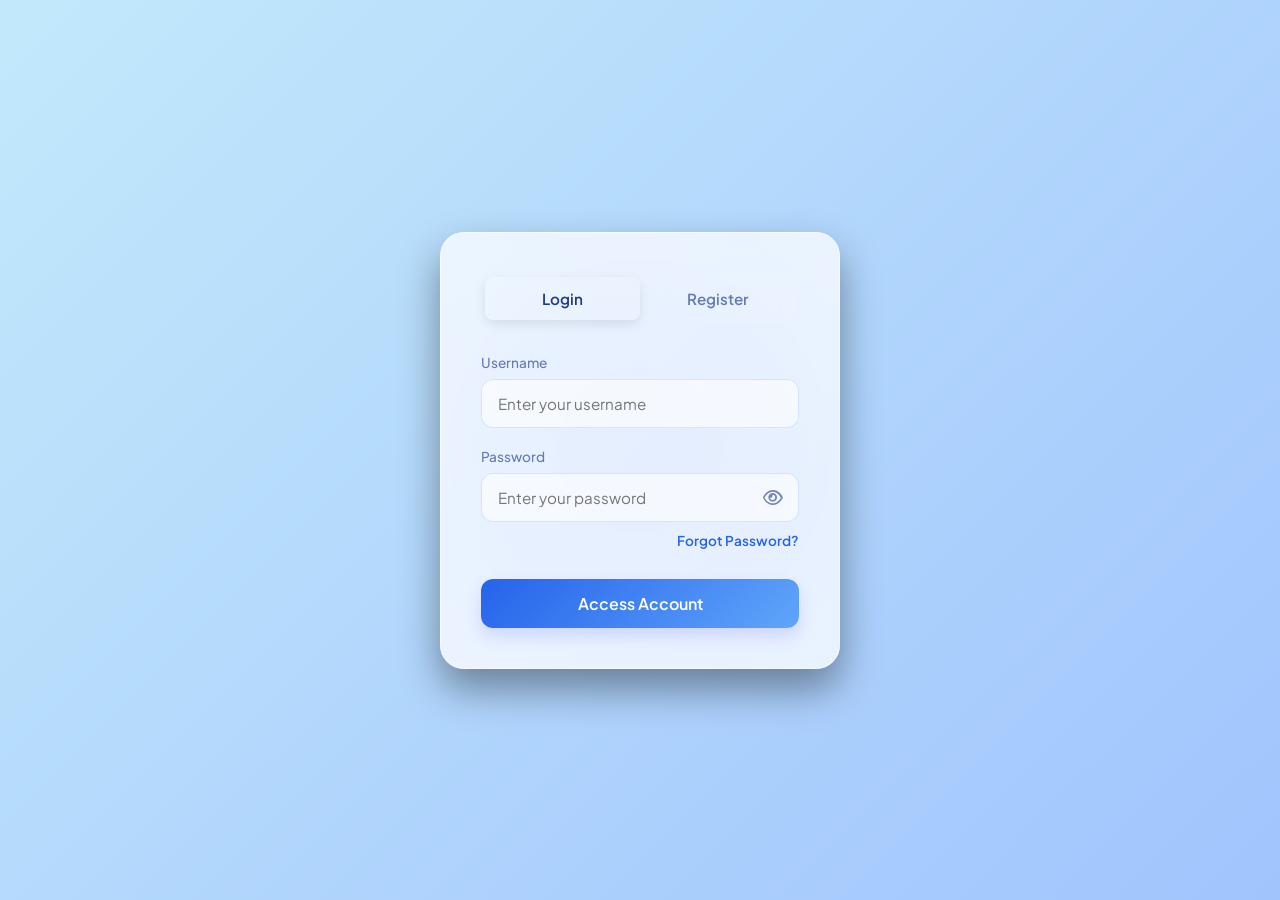
<file: templates/index.html>
<!DOCTYPE html>
<html lang="en">

<head>
    <meta charset="UTF-8">
    <meta name="viewport" content="width=device-width, initial-scale=1.0">
    <title>Secure Access Gateway</title>
    <meta name="description" content="Secure login and registration system.">

    <link rel="stylesheet" href="../static/css/style.css">

    <script src="../static/js/auth.js" defer></script>


    <link rel="stylesheet" href="https://cdnjs.cloudflare.com/ajax/libs/font-awesome/6.4.0/css/all.min.css">


</head>

<body>
    <div class="container">
        <div class="card">

            <div class="tabs">
                <button type="button" class="tab-btn active" id="login-tab" onclick="switchTab('login')">Login</button>
                <button type="button" class="tab-btn" id="register-tab"
                    onclick="switchTab('register')">Register</button>
            </div>

            <div id="message-box" class="message-box"></div>

            <div class="form-container">
                <!-- Login Form -->
                <form id="login-form" onsubmit="handleAuth(event, '/login')">
                    <div class="form-group">
                        <label for="login-username">Username</label>
                        <div class="input-wrapper">
                            <input type="text" id="login-username" name="username" required
                                placeholder="Enter your username">
                        </div>
                    </div>
                    <div class="form-group">
                        <label for="login-password">Password</label>
                        <div class="input-wrapper">
                            <input type="password" id="login-password" name="password" required
                                placeholder="Enter your password">

                            <span class="password-toggle" onclick="togglePasswordVisibility('login-password', this)"><i
                                    class="fa-regular fa-eye"></i>
                            </span>
                        </div>

                        <div class="forgot-link-container"
                            style="text-align: right; margin-top: 10px; margin-bottom: 0px; font-size: 0.85rem;">
                            <a href="#" onclick="showForgotPasswordForm(event)"
                                style="color: #2563eb; text-decoration: none; font-weight: 600;">Forgot Password?</a>
                        </div>

                    </div>
                    <button type="submit" class="submit-btn">Access Account</button>
                </form>



                <!-- Forgot Password Form -->
                <form id="forgot-password-form" class="hidden" onsubmit="handleForgotPassword(event)">
                    <div class="info-message" style="margin-bottom: 15px; color: #4b5563; font-size: 0.9rem;">
                        Enter your username. We will send a secure link to your registered email address.
                    </div>
                    <div class="form-group">
                        <label for="forgot-username">Username</label>
                        <div class="input-wrapper">
                            <input type="text" id="forgot-username" name="username" required
                                placeholder="Enter your username">
                        </div>
                    </div>
                    <button type="submit" class="submit-btn">Send Reset Link</button>

                    <div class="back-to-login-container"
                        style="text-align: center; margin-top: 15px; font-size: 0.85rem; color: #4b5563;">
                        Remembered password? <a href="#" onclick="switchTab('login')"
                            style="color: #2563eb; text-decoration: none; font-weight: 600;">Back to Login</a>
                    </div>
                </form>


                <!-- Registration Form -->
                <form id="register-form" class="hidden" onsubmit="handleAuth(event, '/register')">
                    <div class="form-group">
                        <label for="register-username">Username</label>
                        <div class="input-wrapper">
                            <input type="text" id="register-username" name="username" required
                                placeholder="Choose a username">
                        </div>
                    </div>
                    <div class="form-group">
                        <label for="register-email">Email Address</label>
                        <div class="input-wrapper">
                            <input type="email" id="register-email" name="email" required
                                placeholder="Enter your email">
                        </div>
                    </div>
                    <div class="form-group">
                        <label for="register-password">Password</label>
                        <div class="input-wrapper">
                            <input type="password" id="register-password" name="password" required
                                placeholder="Min. 8 chars, 1 uppercase, 1 special">

                            <span class="password-toggle"
                                onclick="togglePasswordVisibility('register-password', this)"><i
                                    class="fa-regular fa-eye"></i>
                            </span>
                        </div>
                    </div>
                    <div class="form-group">
                        <label for="register-confirm">Confirm Password</label>
                        <div class="input-wrapper">
                            <input type="password" id="register-confirm" name="confirm_password" required
                                placeholder="Repeat your password">

                            <span class="password-toggle"
                                onclick="togglePasswordVisibility('register-confirm', this)"><i
                                    class="fa-regular fa-eye"></i>
                            </span>
                        </div>
                    </div>
                    <button type="submit" class="submit-btn">Create Account</button>
                </form>

                <!-- OTP Verification Form -->
                <form id="verify-form" class="hidden" onsubmit="handleVerifyOTP(event)">
                    <div class="info-message" style="margin-bottom: 15px; color: #4b5563; font-size: 0.9rem;">
                        Please enter the 6-digit verification code sent to your email.
                    </div>
                    <input type="hidden" id="verify-username" name="username">

                    <div class="form-group">
                        <label for="otp-code">OTP Code</label>
                        <div class="input-wrapper">
                            <input type="text" id="otp-code" name="otp" required maxlength="6" pattern="\d{6}"
                                placeholder="Enter 6-digit OTP">
                        </div>
                    </div>
                    <button type="submit" class="submit-btn">Verify Account</button>

                    <div class="resend-text"
                        style="text-align: center; margin-top: 15px; font-size: 0.85rem; color: #4b5563;">
                        Didn't receive the code? <a href="#" onclick="handleResendOTP(event)"
                            style="color: #2563eb; text-decoration: none; font-weight: 600;">Resend OTP</a>
                    </div>
                </form>

            </div>
        </div>
    </div>
</body>

</html>
</file>
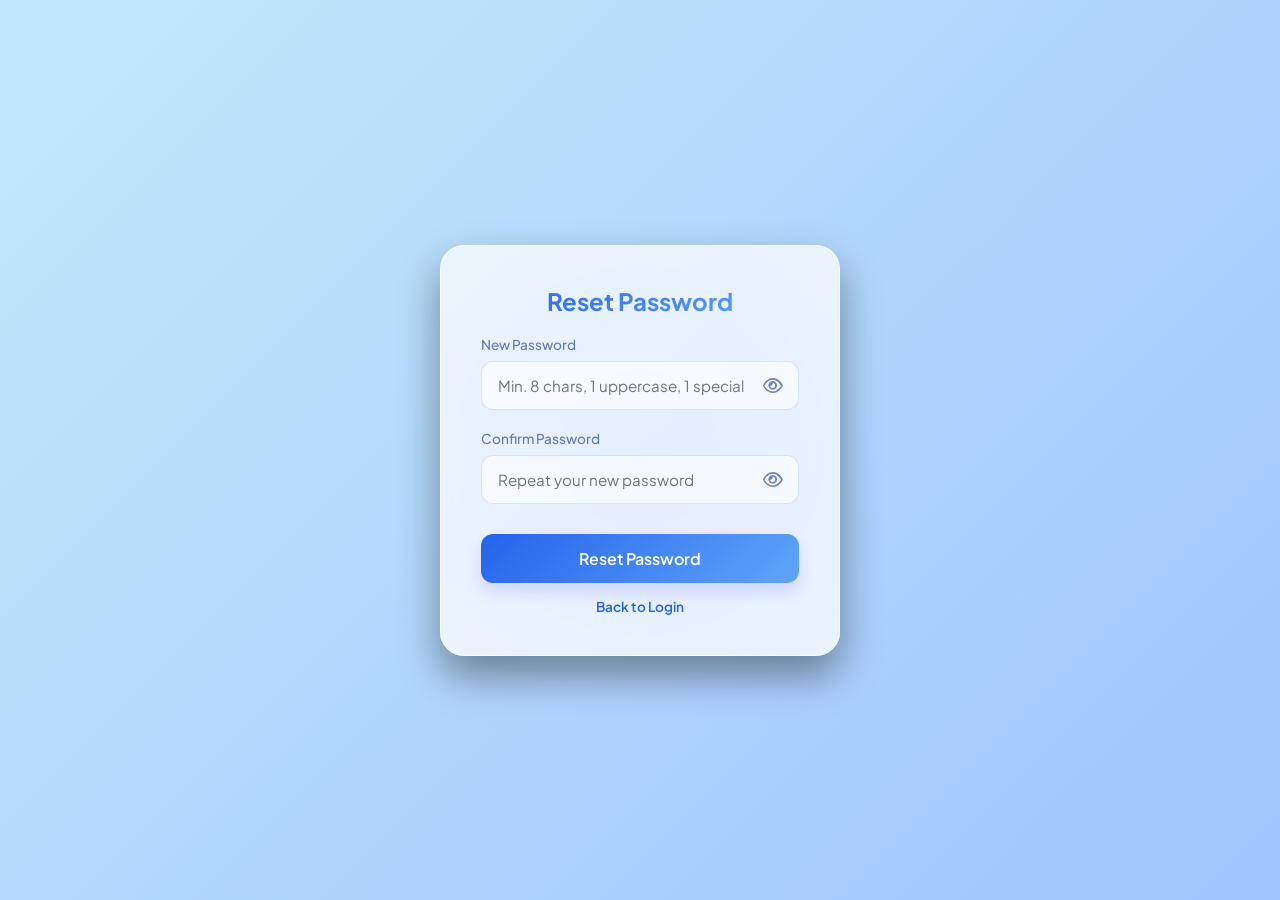
<file: templates/reset_password.html>
<!DOCTYPE html>
<html lang="en">

<head>
    <meta charset="UTF-8">
    <meta name="viewport" content="width=device-width, initial-scale=1.0">
    <title>Reset Password</title>
    <meta name="description" content="Reset your password securely.">
    <link rel="stylesheet" href="../static/css/style.css">
    <script src="../static/js/auth.js" defer></script>
    <link rel="stylesheet" href="https://cdnjs.cloudflare.com/ajax/libs/font-awesome/6.4.0/css/all.min.css">
</head>

<body>
    <div class="container">
        <div class="card">
            <h2 class="welcome-title"
                style="text-align: center; margin-bottom: 20px; font-size: 1.5rem; background: linear-gradient(135deg, var(--primary-color), var(--accent-color)); -webkit-background-clip: text; -webkit-text-fill-color: transparent;">
                Reset Password</h2>

            <div id="message-box" class="message-box"></div>

            <div class="form-container">
                <form id="reset-form" onsubmit="handleResetPassword(event)">
                    <!-- Hidden token field -->
                    <input type="hidden" name="token" value="{{ token }}">

                    <div class="form-group">
                        <label for="new-password">New Password</label>
                        <div class="input-wrapper">
                            <input type="password" id="new-password" name="password" required
                                placeholder="Min. 8 chars, 1 uppercase, 1 special">
                            <span class="password-toggle" onclick="togglePasswordVisibility('new-password', this)"><i
                                    class="fa-regular fa-eye"></i></span>
                        </div>
                    </div>

                    <div class="form-group">
                        <label for="confirm-password">Confirm Password</label>
                        <div class="input-wrapper">
                            <input type="password" id="confirm-password" name="confirm_password" required
                                placeholder="Repeat your new password">
                            <span class="password-toggle"
                                onclick="togglePasswordVisibility('confirm-password', this)"><i
                                    class="fa-regular fa-eye"></i></span>
                        </div>
                    </div>

                    <button type="submit" class="submit-btn">Reset Password</button>

                    <div class="back-to-login-container"
                        style="text-align: center; margin-top: 15px; font-size: 0.85rem; color: #4b5563;">
                        <a href="/" style="color: #2563eb; text-decoration: none; font-weight: 600;">Back to Login</a>
                    </div>
                </form>
            </div>
        </div>
    </div>
</body>

</html>
</file>
<file: static/css/style.css>
@import url('https://fonts.googleapis.com/css2?family=Plus+Jakarta+Sans:wght@300;400;500;600;700&display=swap');

:root {
    --bg-gradient: linear-gradient(135deg, #c2e9fb 0%, #a1c4fd 100%);
    --card-bg: rgba(255, 255, 255, 0.75);
    --card-border: rgba(255, 255, 255, 0.5);
    --text-primary: #1e3a8a;
    --text-secondary: rgba(30, 58, 138, 0.65);
    --primary-color: #2563eb;
    --primary-hover: #1d4ed8;
    --accent-color: #60a5fa;
    --error-color: #dc2626;
    --success-color: #16a34a;
}



* {
    margin: 0;
    padding: 0;
    box-sizing: border-box;
    font-family: 'Plus Jakarta Sans', sans-serif;
}

body {
    min-height: 100vh;
    background: var(--bg-gradient);
    display: flex;
    justify-content: center;
    align-items: center;
    overflow-x: hidden;
    color: var(--text-primary);
}

.container {
    width: 100%;
    max-width: 440px;
    padding: 20px;
}

.card {
    background: var(--card-bg);
    border: 1px solid var(--card-border);
    backdrop-filter: blur(24px);
    -webkit-backdrop-filter: blur(24px);
    border-radius: 24px;
    padding: 40px;
    box-shadow: 0 20px 40px rgba(0, 0, 0, 0.4);
    position: relative;
    overflow: hidden;
}

.card::before {
    content: '';
    position: absolute;
    top: -50%;
    left: -50%;
    width: 200%;
    height: 200%;
    background: radial-gradient(circle, rgba(99, 102, 241, 0.05) 0%, transparent 60%);
    pointer-events: none;
    z-index: 0;
}

.tabs {
    display: flex;
    position: relative;
    background: rgba(255, 255, 255, 0.05);
    border-radius: 12px;
    margin-bottom: 30px;
    padding: 4px;
    z-index: 1;
}

.tab-btn {
    flex: 1;
    background: transparent;
    border: none;
    color: var(--text-secondary);
    padding: 12px;
    font-size: 0.95rem;
    font-weight: 600;
    cursor: pointer;
    transition: all 0.3s cubic-bezier(0.4, 0, 0.2, 1);
    border-radius: 8px;
    z-index: 2;
}

.tab-btn.active {
    color: var(--text-primary);
    background: rgba(255, 255, 255, 0.08);
    box-shadow: 0 4px 12px rgba(0, 0, 0, 0.1);
}

.form-container {
    position: relative;
    z-index: 1;
}

.form-group {
    margin-bottom: 20px;
    position: relative;
}

.form-group label {
    display: block;
    font-size: 0.85rem;
    font-weight: 500;
    margin-bottom: 8px;
    color: var(--text-secondary);
    transition: color 0.3s ease;
}

.input-wrapper {
    position: relative;
}

.input-wrapper input {
    width: 100%;
    padding: 14px 16px;
    background: rgba(255, 255, 255, 0.6);
    border: 1px solid rgba(37, 99, 235, 0.15);
    /* Light blue border */
    border-radius: 12px;
    color: var(--text-primary);
    font-size: 0.95rem;
    outline: none;
    transition: all 0.3s cubic-bezier(0.4, 0, 0.2, 1);
}

.input-wrapper input:focus {
    border-color: var(--primary-color);
    background: rgba(255, 255, 255, 0.9);
    box-shadow: 0 0 0 4px rgba(37, 99, 235, 0.1);

}




/* .input-wrapper input:focus {
    border-color: var(--primary-color);
    background: rgba(255, 255, 255, 0.07);
    box-shadow: 0 0 0 4px rgba(99, 102, 241, 0.15);
} */

.form-group input:focus+label {
    color: var(--primary-color);
}

.submit-btn {
    width: 100%;
    padding: 14px;
    background: linear-gradient(135deg, var(--primary-color), var(--accent-color));
    border: none;
    border-radius: 12px;
    color: white;
    font-size: 1rem;
    font-weight: 600;
    cursor: pointer;
    transition: all 0.3s cubic-bezier(0.4, 0, 0.2, 1);
    margin-top: 10px;
    box-shadow: 0 8px 16px rgba(99, 102, 241, 0.2);
}

.submit-btn:hover {
    transform: translateY(-2px);
    box-shadow: 0 12px 20px rgba(99, 102, 241, 0.3);
}

.submit-btn:active {
    transform: translateY(0);
}

.message-box {
    margin-bottom: 20px;
    padding: 12px 16px;
    border-radius: 12px;
    font-size: 0.9rem;
    display: none;
    animation: fadeIn 0.3s ease;
}

.message-box.error {
    background: rgba(239, 68, 68, 0.1);
    border: 1px solid rgba(239, 68, 68, 0.2);
    color: var(--error-color);
    display: block;
}

.message-box.success {
    background: rgba(16, 185, 129, 0.1);
    border: 1px solid rgba(16, 185, 129, 0.2);
    color: var(--success-color);
    display: block;
}

.hidden {
    display: none !important;
}

@keyframes fadeIn {
    from {
        opacity: 0;
        transform: translateY(-10px);
    }

    to {
        opacity: 1;
        transform: translateY(0);
    }
}

.dashboard-content {
    text-align: center;
    position: relative;
    z-index: 1;
}

.avatar-glow {
    width: 80px;
    height: 80px;
    background: linear-gradient(135deg, var(--primary-color), var(--accent-color));
    border-radius: 50%;
    display: flex;
    justify-content: center;
    align-items: center;
    margin: 0 auto 24px auto;
    font-size: 2rem;
    font-weight: 700;
    color: white;
    box-shadow: 0 0 20px rgba(99, 102, 241, 0.4);
    animation: pulse 2s infinite alternate;
}

.welcome-title {
    font-size: 1.8rem;
    font-weight: 700;
    margin-bottom: 8px;
    background: linear-gradient(135deg, #ffffff, #F3E3D0);
    -webkit-background-clip: text;
    background-clip: text;
    -webkit-text-fill-color: transparent;
}



.user-status {
    color: var(--text-secondary);
    font-size: 0.95rem;
    margin-bottom: 30px;
    display: inline-flex;
    align-items: center;
    gap: 8px;
}

.status-dot {
    width: 8px;
    height: 8px;
    background-color: var(--success-color);
    border-radius: 50%;
    box-shadow: 0 0 8px var(--success-color);
}

.logout-btn {
    display: inline-block;
    text-decoration: none;
    width: 100%;
    padding: 14px;
    background: rgba(255, 255, 255, 0.05);
    border: 1px solid rgba(255, 255, 255, 0.1);
    border-radius: 12px;
    color: var(--text-primary);
    font-size: 1rem;
    font-weight: 600;
    text-align: center;
    cursor: pointer;
    transition: all 0.3s cubic-bezier(0.4, 0, 0.2, 1);
}

.logout-btn:hover {
    background: rgba(239, 68, 68, 0.1);
    border-color: rgba(239, 68, 68, 0.3);
    color: var(--error-color);
    transform: translateY(-2px);
}

@keyframes pulse {
    0% {
        transform: scale(1);
        box-shadow: 0 0 20px rgba(99, 102, 241, 0.4);
    }

    100% {
        transform: scale(1.05);
        box-shadow: 0 0 30px rgba(168, 85, 247, 0.6);
    }
}

.stats-panel {
    background: rgba(255, 255, 255, 0.45);
    border: 1px solid rgba(37, 99, 235, 0.08);
    border-radius: 16px;
    padding: 16px;
    margin: 20px 0;
    display: flex;
    flex-direction: column;
    gap: 12px;
    text-align: left;
}

.stat-item {
    display: flex;
    justify-content: space-between;
    align-items: center;
    font-size: 0.92rem;
}

.stat-label {
    color: var(--text-secondary);
    font-weight: 500;
}

.stat-value {
    color: var(--text-primary);
    font-weight: 600;
}

.active-users-panel {
    background: rgba(255, 255, 255, 0.45);
    border: 1px solid rgba(37, 99, 235, 0.08);
    border-radius: 16px;
    padding: 16px;
    margin-bottom: 24px;
    text-align: left;
}

.active-users-title {
    font-size: 0.9rem;
    font-weight: 700;
    color: var(--text-primary);
    margin-bottom: 12px;
    text-transform: uppercase;
    letter-spacing: 0.5px;
}

.active-users-list {
    display: flex;
    flex-direction: column;
    gap: 10px;
    max-height: 82px;
    overflow-y: auto;
    padding-right: 4px;
    scrollbar-width: thin;
    scrollbar-color: rgba(37, 99, 235, 0.5) rgba(37, 99, 235, 0.05);
}

.badge-count {
    background: var(--primary-color);
    color: white;
    border-radius: 12px;
    padding: 2px 8px;
    font-size: 0.75rem;
    font-weight: 700;
    margin-left: 6px;
    display: inline-block;
    vertical-align: middle;
}

.active-users-list::-webkit-scrollbar {
    width: 6px;
}

.active-users-list::-webkit-scrollbar-track {
    background: rgba(37, 99, 235, 0.05);
    border-radius: 4px;
}

.active-users-list::-webkit-scrollbar-thumb {
    background: rgba(37, 99, 235, 0.5);
    border-radius: 4px;
    transition: background 0.3s ease;
}

.active-users-list::-webkit-scrollbar-thumb:hover {
    background: rgba(37, 99, 235, 0.8);
}


.active-users-list::-webkit-scrollbar-thumb:hover {
    background: rgba(37, 99, 235, 0.8);
}


.active-user-item {
    display: flex;
    align-items: center;
    gap: 8px;
    font-size: 0.9rem;
}

.active-dot {
    width: 8px;
    height: 8px;
    background-color: var(--success-color);
    border-radius: 50%;
    box-shadow: 0 0 6px var(--success-color);
}

.active-username {
    color: var(--text-primary);
    font-weight: 500;
}




.dashboard-grid {
    display: grid;
    grid-template-columns: 280px 1fr;
    gap: 24px;
    width: 100%;
    max-width: 1200px;
    margin: 20px auto;
    padding: 0 20px;
    align-items: start;
}


.main-card {
    background: var(--card-bg);
    border: 1px solid var(--card-border);
    backdrop-filter: blur(24px);
    -webkit-backdrop-filter: blur(24px);
    border-radius: 24px;
    padding: 32px;
    box-shadow: 0 20px 40px rgba(0, 0, 0, 0.2);
    display: flex;
    flex-direction: column;
    gap: 24px;
    min-height: 500px;
}


@media (max-width: 768px) {
    .dashboard-grid {
        grid-template-columns: 1fr;
        gap: 16px;
    }
}


.dashboard-tabs {
    display: flex;
    gap: 12px;
    border-bottom: 1px solid rgba(37, 99, 235, 0.1);
    padding-bottom: 12px;
    margin-bottom: 8px;
}


.tab-link {
    background: transparent;
    border: none;
    color: var(--text-secondary);
    font-size: 1rem;
    font-weight: 600;
    padding: 10px 20px;
    cursor: pointer;
    transition: all 0.3s ease;
    border-radius: 12px;
}


.tab-link.active {
    color: var(--text-primary);
    background: rgba(37, 99, 235, 0.08);
    box-shadow: 0 4px 12px rgba(37, 99, 235, 0.05);
}


.tab-link:hover:not(.active) {
    background: rgba(37, 99, 235, 0.04);
    color: var(--text-primary);
}


.tab-content {
    display: none;
}

.tab-content.active {
    display: block;
}

/* .interview-state {
    display: flex;
    flex-direction: column;
    gap: 20px;
} */

.form-select {
    width: 100%;
    padding: 14px 16px;
    background: rgba(255, 255, 255, 0.6);
    border: 1px solid rgba(37, 99, 235, 0.15);
    border-radius: 12px;
    color: var(--text-primary);
    font-size: 0.95rem;
    outline: none;
    transition: all 0.3s cubic-bezier(0.4, 0, 0.2, 1);
    cursor: pointer;
    font-family: inherit;
}

.form-select:focus {
    border-color: var(--primary-color);
    background: rgba(255, 255, 255, 0.9);
    box-shadow: 0 0 0 4px rgba(37, 99, 235, 0.1);
}


.form-textarea {
    width: 100%;
    padding: 16px;
    background: rgba(255, 255, 255, 0.6);
    border: 1px solid rgba(37, 99, 235, 0.15);
    border-radius: 12px;
    color: var(--text-primary);
    font-size: 0.95rem;
    outline: none;
    transition: all 0.3s cubic-bezier(0.4, 0, 0.2, 1);
    resize: vertical;
    font-family: inherit;
}

.form-textarea:focus {
    border-color: var(--primary-color);
    background: rgba(255, 255, 255, 0.9);
    box-shadow: 0 0 0 4px rgba(37, 99, 235, 0.1);
}


.question-box {
    background: rgba(37, 99, 235, 0.05);
    border-left: 4px solid var(--primary-color);
    padding: 20px;
    border-radius: 0 12px 12px 0;
    margin-bottom: 20px;
    animation: fadeIn 0.3s ease;
}

#current-question-text {
    font-size: 1.1rem;
    font-weight: 500;
    color: var(--text-primary);
    line-height: 1.6;
}

.badge {
    background: rgba(37, 99, 235, 0.1);
    color: var(--primary-color);
    padding: 6px 14px;
    border-radius: 20px;
    font-size: 0.85rem;
    font-weight: 600;
    display: inline-block;
}

.result-summary-card {
    display: flex;
    align-items: center;
    justify-content: space-around;
    background: rgba(255, 255, 255, 0.45);
    padding: 24px;
    border-radius: 16px;
    border: 1px solid rgba(37, 99, 235, 0.08);
    margin-bottom: 24px;
    gap: 16px;
    flex-wrap: wrap;
}

.score-container,
.status-container {
    display: flex;
    flex-direction: column;
    align-items: center;
    gap: 8px;
}

.score-label,
.status-label {
    font-size: 0.85rem;
    color: var(--text-secondary);
    font-weight: 600;
    text-transform: uppercase;
    letter-spacing: 0.5px;
}


.score-circle-glow {
    width: 90px;
    height: 90px;
    border-radius: 50%;
    border: 4px solid var(--primary-color);
    display: flex;
    justify-content: center;
    align-items: center;
    background: rgba(255, 255, 255, 0.8);
    box-shadow: 0 0 15px rgba(37, 99, 235, 0.15);
    font-weight: 700;
}


.score-circle-glow.small {
    width: 70px;
    height: 70px;
    border-width: 3px;
}

#result-score-value,
#modal-score-value {
    font-size: 1.8rem;
    font-weight: 700;
    color: var(--primary-color);
}

.score-circle-glow.small #modal-score-value {
    font-size: 1.4rem;
}

.score-total {
    font-size: 0.8rem;
    color: var(--text-secondary);
    font-weight: 500;
    margin-left: 1px;
}


.badge-status {
    padding: 8px 16px;
    border-radius: 20px;
    font-size: 0.9rem;
    font-weight: 700;
    text-align: center;
    display: inline-block;
    border: 1px solid transparent;
}

.badge-selected {
    background: rgba(22, 163, 74, 0.1);
    color: var(--success-color);
    border-color: rgba(22, 163, 74, 0.2);
}

.badge-next-round {
    background: rgba(37, 99, 235, 0.1);
    color: var(--primary-color);
    border-color: rgba(37, 99, 235, 0.2);
}


.badge-practice {
    background: rgba(220, 38, 38, 0.1);
    color: var(--error-color);
    border-color: rgba(220, 38, 38, 0.2);
}


.feedback-box {
    background: rgba(255, 255, 255, 0.45);
    border: 1px solid rgba(37, 99, 235, 0.08);
    border-radius: 16px;
    padding: 24px;
    margin-bottom: 24px;
}

.feedback-title {
    font-size: 1.1rem;
    font-weight: 700;
    color: var(--text-primary);
    margin-bottom: 12px;
}

.feedback-content {
    font-size: 0.95rem;
    line-height: 1.6;
    color: var(--text-primary);
}


.history-list {
    display: flex;
    flex-direction: column;
    gap: 50px;
    max-height: 500px;
    overflow-y: auto;
    padding-right: 8px;
}


.history-placeholder {
    text-align: center;
    color: var(--text-secondary);
    padding: 40px;
    font-style: italic;
    background: rgba(255, 255, 255, 0.35);
    border-radius: 16px;
    border: 1px dashed rgba(37, 99, 235, 0.15);
}

.history-placeholder.error {
    color: var(--error-color);
    border-color: rgba(220, 38, 38, 0.2);
    background: rgba(220, 38, 38, 0.05);
}

.history-card {
    background: rgba(255, 255, 255, 0.45);
    border: 1px solid rgba(37, 99, 235, 0.08);
    border-radius: 16px;
    padding: 20px;
    cursor: pointer;
    transition: all 0.3s cubic-bezier(0.4, 0, 0.2, 1);
    display: flex;
    flex-direction: column;
    gap: 12px;
}

.history-card:hover {
    transform: translateY(-3px);
    box-shadow: 0 10px 20px rgba(37, 99, 235, 0.08);
    background: rgba(255, 255, 255, 0.75);
    border-color: rgba(37, 99, 235, 0.2);
}

.history-card-header {
    display: flex;
    justify-content: space-between;
    align-items: center;
}

.history-domain {
    font-weight: 700;
    color: var(--text-primary);
    font-size: 1.05rem;
}

.history-card-body {
    display: flex;
    justify-content: space-between;
    align-items: center;
    font-size: 0.9rem;
    color: var(--text-secondary);
    flex-wrap: wrap;
    gap: 8px;
}

.history-info {
    font-weight: 500;
}

.history-date {
    font-size: 0.82rem;
    color: rgba(30, 58, 138, 0.5);
    font-weight: 400;
}

.modal-overlay {
    position: fixed;
    top: 0;
    left: 0;
    width: 100vw;
    height: 100vh;
    background: rgba(30, 58, 138, 0.25);
    backdrop-filter: blur(8px);
    -webkit-backdrop-filter: blur(8px);
    display: flex;
    justify-content: center;
    align-items: center;
    z-index: 1000;
    animation: fadeIn 0.35s cubic-bezier(0.4, 0, 0.2, 1);
}

.modal-card {
    background: var(--card-bg);
    border: 1px solid var(--card-border);
    backdrop-filter: blur(32px);
    -webkit-backdrop-filter: blur(32px);
    border-radius: 24px;
    padding: 32px;
    box-shadow: 0 30px 60px rgba(0, 0, 0, 0.25);
    max-width: 650px;
    width: 90%;
    max-height: 85vh;
    display: flex;
    flex-direction: column;
    gap: 20px;
    position: relative;
    animation: modalSlideUp 0.4s cubic-bezier(0.34, 1.56, 0.64, 1);
}

.modal-header {
    display: flex;
    justify-content: space-between;
    align-items: center;
    border-bottom: 1px solid rgba(37, 99, 235, 0.1);
    padding-bottom: 12px;
}

.modal-heading {
    font-size: 1.3rem;
    font-weight: 700;
    color: var(--text-primary);
}

.modal-close-btn {
    background: transparent;
    border: none;
    color: var(--text-secondary);
    font-size: 1.8rem;
    cursor: pointer;
    transition: all 0.3s ease;
    line-height: 1;
}

.modal-close-btn:hover {
    color: var(--error-color);
    transform: scale(1.1);
}


.modal-scroll-area {
    overflow-y: auto;
    display: flex;
    flex-direction: column;
    gap: 20px;
    padding-right: 8px;
    max-height: 45vh;
}


.modal-scroll-area::-webkit-scrollbar {
    width: 4px;
}

.modal-scroll-area::-webkit-scrollbar-thumb {
    background: rgba(37, 99, 235, 0.2);
    border-radius: 4px;
}

.qa-history-section h3 {
    font-size: 1.1rem;
    font-weight: 700;
    color: var(--text-primary);
    margin-bottom: 12px;
}

.modal-qa-list {
    display: flex;
    flex-direction: column;
    gap: 12px;
}


.section-title {
    font-size: 1.4rem;
    font-weight: 700;
    color: var(--text-primary);
    margin-bottom: 6px;
}

.section-desc {
    font-size: 0.92rem;
    color: var(--text-secondary);
    margin-bottom: 28px;

}


@keyframes modalSlideUp {
    from {
        opacity: 0;
        transform: translateY(30px) scale(0.95);
    }

    to {
        opacity: 1;
        transform: translateY(0) scale(1);
    }
}

.badge-timer {
    background: rgba(220, 38, 38, 0.08);
    color: var(--error-color);
    border: 1px solid rgba(220, 38, 38, 0.2);
    margin-left: 8px;
    animation: pulse 1s infinite alternate;
}



.quit-btn {
    width: 100%;
    padding: 14px;
    background: transparent;
    border: 1px solid var(--error-color);
    border-radius: 12px;
    color: var(--error-color);
    font-size: 1rem;
    font-weight: 600;
    cursor: pointer;
    transition: all 0.3s cubic-bezier(0.4, 0, 0.2, 1);
}


.quit-btn:hover {
    background: rgba(220, 38, 38, 0.08);
    transform: translateY(-2px);
    box-shadow: 0 4px 12px rgba(220, 38, 38, 0.15);
}

.quit-btn:active {
    transform: translateY(0);
}

.password-toggle {
    position: absolute;
    right: 16px;
    top: 50%;
    transform: translateY(-50%);
    cursor: pointer;
    user-select: none;
    font-size: 1.1rem;
    opacity: 0.6;
    transition: opacity 0.2s ease;
    z-index: 10;
}

.password-toggle:hover {
    opacity: 1;
}



.input-wrapper input[type="password"] {
    padding-right: 45px;
}

input::-ms-reveal,
input::-ms-clear {
    display: none !important;
}
</file>
